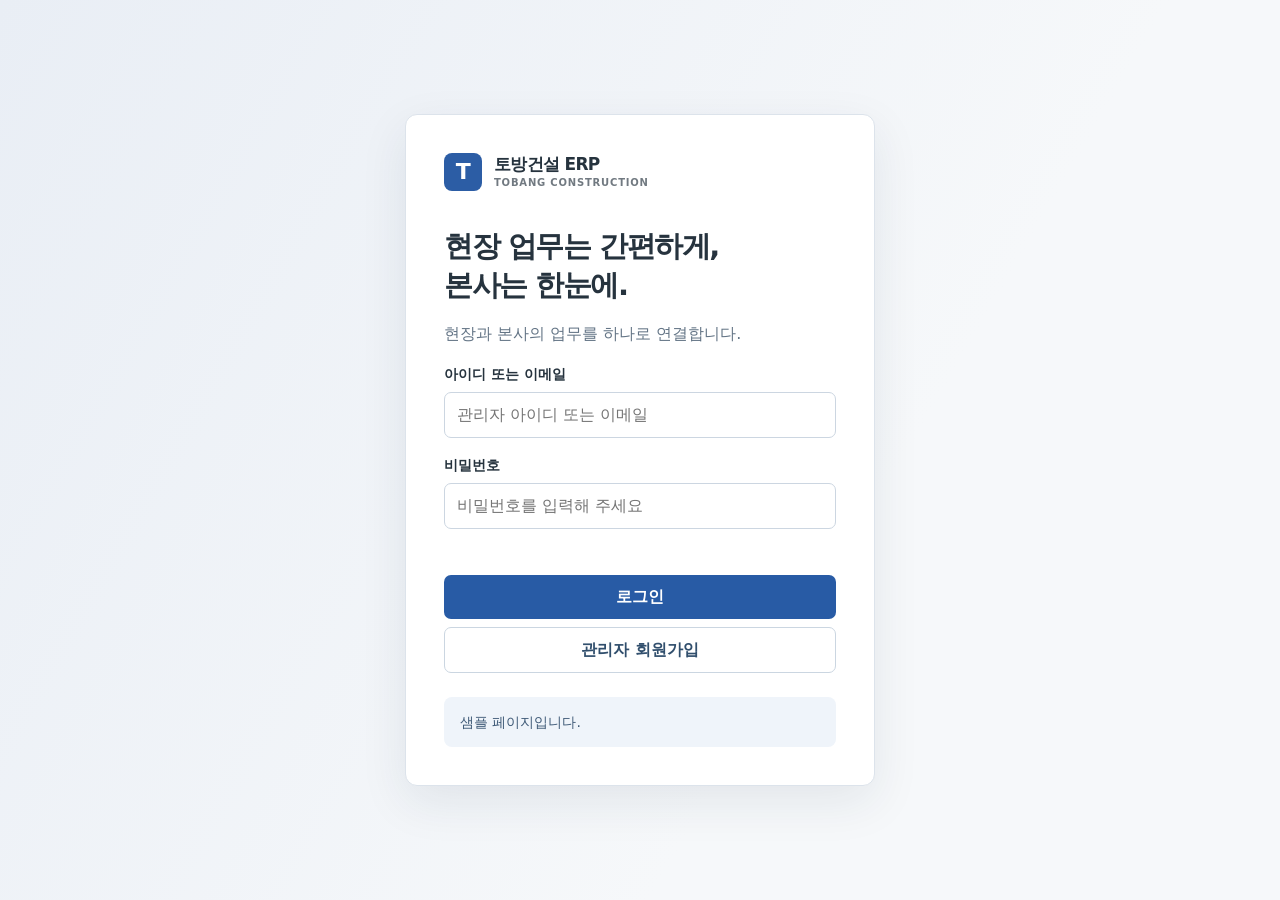
<file: index.html>
<!doctype html>
<html lang="ko"><head><meta charset="utf-8"><meta name="viewport" content="width=device-width,initial-scale=1"><meta name="color-scheme" content="light"><title>토방건설 ERP | 현장 운영관리</title><link rel="stylesheet" href="style.css"></head><body><main id="app"><div class="loading">화면을 불러오는 중입니다.</div></main><script src="config.js"></script><script src="app.js"></script></body></html>
</file>
<file: style.css>
:root{font-family:system-ui,-apple-system,'Malgun Gothic',sans-serif;color:#26333e;background:#f3f5f8;font-size:16px;line-height:1.5}*{box-sizing:border-box}body{margin:0}button,input,select,textarea{font:inherit}button{cursor:pointer}button:focus-visible,input:focus-visible,select:focus-visible,textarea:focus-visible{outline:3px solid #76a7ee;outline-offset:2px}.loading{padding:30px}.login-wrap{min-height:100vh;display:grid;place-items:center;padding:24px;background:linear-gradient(120deg,#e9eef5 0%,#f6f8fa 65%)}.login{width:min(470px,100%);background:#fff;border:1px solid #dce3eb;border-radius:12px;padding:38px;box-shadow:0 16px 48px #19304b16}.brand{display:flex;align-items:center;gap:12px;font-weight:800;font-size:17px;letter-spacing:-.04em;line-height:1.25}.brandmark{flex:0 0 38px;width:38px;height:38px;display:grid;place-items:center;border-radius:8px;background:#2c5da5;color:#fff;font-size:22px;font-weight:800}.brand-name small{display:block;letter-spacing:.08em;font-size:10px;opacity:.65;font-weight:650;margin-top:2px}.login h1{font-size:29px;margin:36px 0 12px;letter-spacing:-.05em;line-height:1.35}.muted{color:#647586}.login p{line-height:1.6}.label{display:block;font-size:14px;font-weight:700;margin:17px 0 7px}.field,select,textarea{width:100%;border:1px solid #ccd6e1;border-radius:7px;padding:10px 12px;background:#fff;color:#253443;min-height:44px}textarea{resize:vertical}.btn{border:0;border-radius:7px;background:#285ba5;color:#fff;font-weight:700;padding:10px 16px;min-height:44px}.btn:hover{background:#20497f}.btn.secondary{background:#fff;color:#314f6d;border:1px solid #cbd6e1}.btn.secondary:hover{background:#eff4f9}.btn.small{min-height:40px;padding:7px 13px;font-size:14px}.login .btn{width:100%;margin-top:18px}.login .switch{margin-top:8px}.hint{font-size:14px;line-height:1.6;background:#eff4fa;border-radius:8px;padding:14px 16px;margin-top:24px;color:#405b78}.error{color:#aa3932;font-size:14px;min-height:20px;margin-top:8px}.shell{min-height:100vh;display:flex}.sidebar{width:238px;background:#162d49;color:#fff;padding:26px 14px;position:fixed;inset:0 auto 0 0;display:flex;flex-direction:column;z-index:2;overflow:auto}.sidebar .brand{padding:0 9px 26px;border-bottom:1px solid #ffffff1f}.sidebar .brandmark{background:#fff;color:#244d80}.nav-label{font-size:11px;font-weight:800;color:#a7b9cc;padding:22px 12px 9px;letter-spacing:.1em}.nav-btn{display:flex;align-items:center;gap:12px;width:100%;border:0;background:transparent;text-align:left;color:#d8e3ee;border-radius:7px;padding:10px 12px;font-weight:650;min-height:44px;font-size:15px}.nav-btn.active{background:#315b8d;color:#fff}.nav-btn:hover{background:#ffffff18}.nav-icon{width:20px;text-align:center;font-size:16px;color:#b9cde1}.nav-children{margin:0 0 3px 17px;padding-left:14px;border-left:1px solid #ffffff30}.nav-children .nav-btn{font-size:14px;min-height:40px;padding:7px 11px;color:#d1deeb}.nav-children .nav-btn.active{color:white}.nav-arrow{margin-left:auto;font-size:12px}.side-footer{margin-top:auto;padding:22px 10px 0;color:#a9bacb;font-size:12px;line-height:1.6}.main{margin-left:238px;min-width:0;width:calc(100% - 238px)}.topbar{height:68px;background:white;border-bottom:1px solid #e3e8ee;display:flex;align-items:center;justify-content:space-between;padding:0 36px;gap:12px}.topbar-title{font-weight:650;color:#738293;font-size:14px}.top-actions{display:flex;align-items:center;gap:10px}.role{font-size:13px;color:#315d89;background:#eaf2fb;padding:7px 11px;border-radius:6px;font-weight:700}.link-btn{border:0;background:none;color:#51677e;padding:8px;min-height:40px}.content{max-width:1450px;padding:30px 36px 60px;margin:auto}.banner{color:#627487;font-size:13px;margin:0 0 18px}.page-header{display:flex;justify-content:space-between;align-items:flex-end;gap:16px;margin-bottom:22px}.eyebrow{font-size:11px;color:#3567a3;font-weight:800;letter-spacing:.13em;margin:0 0 8px}.page-header h1{font-size:27px;letter-spacing:-.045em;margin:0 0 5px;color:#1b2d41}.page-header p{color:#6e7e8c;margin:0;line-height:1.5;font-size:14px}.month-control{display:flex;align-items:center;gap:8px;white-space:nowrap;font-weight:700;font-size:14px;color:#53667a}.month-control input{width:auto;min-height:42px}.stats{display:grid;grid-template-columns:repeat(4,1fr);gap:14px;margin-bottom:18px}.stat,.card{background:#fff;border:1px solid #e1e7ee;border-radius:10px}.stat{padding:19px 21px;position:relative;min-width:0}.stat-label{color:#66798a;font-size:14px;font-weight:700}.stat-value{font-size:26px;font-weight:800;margin:11px 0 3px;letter-spacing:-.04em;color:#203750;overflow-wrap:anywhere}.stat-value small{font-size:14px}.stat-value.currency{font-size:20px}.stat-sub{font-size:13px;color:#6d8090}.stat-emphasis{border-top:3px solid #376bb2;padding-top:17px}.dashboard-grid{display:grid;grid-template-columns:1.5fr 1fr;gap:16px}.card{padding:21px;min-width:0}.card-head{display:flex;align-items:flex-start;justify-content:space-between;gap:12px;margin-bottom:17px}.card-head h2{margin:0;font-size:17px;letter-spacing:-.02em;color:#25384b}.card-head p{margin:5px 0 0;color:#738494;font-size:13px}.card-head .link-btn{color:#315f98;min-height:30px;font-size:13px}.notice-ribbon{display:flex;align-items:center;gap:20px;background:#fff;border:1px solid #e1e7ee;border-radius:9px;padding:15px 18px;margin-bottom:23px;min-height:67px}.notice-icon{flex:none;background:#eaf1fb;color:#2c5da5;font-size:13px;font-weight:800;border-radius:5px;padding:6px 9px}.notice-summary{flex:1;min-width:0}.notice-summary strong{display:block;font-size:15px;overflow-wrap:anywhere}.notice-summary span{font-size:13px;color:#778a9b}.notice-ribbon .link-btn{white-space:nowrap;color:#2c5da5;font-weight:700}.table-wrap{overflow-x:auto}table{border-collapse:collapse;width:100%;text-align:left;white-space:nowrap}th{font-size:13px;color:#617387;font-weight:700;background:#f4f7fa}td,th{padding:13px 12px;border-bottom:1px solid #edf1f5}td{font-size:14px;color:#35495b}td strong{color:#233b52}tr:last-child td{border-bottom:0}.badge{display:inline-block;padding:4px 8px;border-radius:5px;font-size:12px;font-weight:700;background:#e9f2ed;color:#286449}.badge.wait{background:#fff3df;color:#885712}.notice-list{list-style:none;padding:0;margin:0}.notice-list li{padding:14px 0;border-bottom:1px solid #edf1f5}.notice-list li:last-child{border:0}.notice-title{font-weight:700;font-size:15px;color:#263c52}.notice-meta{font-size:13px;color:#728496;margin-top:5px}.notice-body{font-size:14px;color:#546b7e;line-height:1.6;white-space:pre-wrap;margin-top:8px;overflow-wrap:anywhere}.empty{text-align:center;color:#6f8090;padding:28px 10px}.toolbar{display:flex;justify-content:space-between;gap:12px;align-items:center;margin-bottom:16px}.toolbar p{margin:0;color:#697d8e;font-size:14px}.form-grid{display:grid;grid-template-columns:1fr 1fr;gap:0 16px}.form-grid .full{grid-column:1/-1}.form-grid .label{margin-top:14px}.dialog{border:0;border-radius:12px;padding:0;width:min(560px,calc(100% - 32px));max-height:calc(100vh - 32px);box-shadow:0 20px 70px #14283c40}.dialog::backdrop{background:#0b1d30a8}.dialog-inner{padding:24px}.dialog h2{margin:0 0 6px;font-size:20px}.dialog-actions{display:flex;justify-content:flex-end;gap:8px;margin-top:24px}.mobile-menu{display:none}.footer-note{font-size:13px;color:#718294;margin-top:20px;line-height:1.55}.flash{position:fixed;bottom:24px;right:24px;padding:13px 18px;background:#203b5b;color:white;border-radius:8px;z-index:5;max-width:calc(100% - 48px)}.quick{display:flex;gap:8px;flex-wrap:wrap}.footlink{font-size:14px;line-height:1.55;color:#627588}.section-gap{margin-top:16px}.table-title{display:flex;align-items:center;gap:8px}.table-title:before{content:'';display:block;width:4px;height:18px;border-radius:4px;background:#e0a13b}.date-row{display:flex;align-items:center;gap:12px;flex-wrap:wrap}.details{font-size:13px;color:#74889c}.money{font-variant-numeric:tabular-nums}@media(max-width:950px){.stats{grid-template-columns:repeat(2,1fr)}.dashboard-grid{grid-template-columns:1fr}.sidebar{width:205px}.main{margin-left:205px;width:calc(100% - 205px)}}@media(max-width:650px){.sidebar{display:none;position:fixed;width:245px;box-shadow:4px 0 30px #0003}.sidebar.open{display:flex}.main{width:100%;margin:0}.topbar{padding:0 16px;height:60px}.mobile-menu{display:inline-block;border:0;background:none;font-size:14px;font-weight:700;color:#314f6d;padding:8px;min-height:44px}.topbar-title{display:none}.top-actions{gap:2px}.topbar .link-btn{font-size:13px;padding:5px}.content{padding:22px 16px 48px}.page-header{align-items:flex-start;flex-direction:column}.stats{gap:10px}.stat{padding:15px}.stat-emphasis{padding-top:13px}.stat-value{font-size:23px}.stat-value.currency{font-size:18px}.card{padding:16px}.login{padding:26px}.form-grid{grid-template-columns:1fr}.form-grid .full{grid-column:auto}.role{font-size:11px;padding:6px}.toolbar{align-items:flex-start;flex-wrap:wrap}.notice-ribbon{gap:10px}.notice-ribbon .link-btn{font-size:13px}}

@media(max-width:650px){.card-head:has(#day){flex-direction:column}.card-head:has(#day) .month-control{align-self:flex-start}.notice-ribbon{align-items:flex-start}.notice-ribbon .link-btn{white-space:normal;text-align:right}}
/* v4: 상단 탐색과 현황 화면 */
.shell{display:block}.main{margin:0;width:100%}.masthead{background:#142c47;color:#fff;position:relative;z-index:3;box-shadow:0 2px 12px #162d4918}.mast-inner{max-width:1440px;margin:auto;padding:14px 32px;display:flex;justify-content:space-between;align-items:center;gap:18px}.masthead .brandmark{background:#fff;color:#244d80}.masthead .brand{font-size:19px;white-space:nowrap}.masthead .link-btn{color:#dde8f1}.masthead .role{background:#ffffff20;color:#fff}.main-nav{border-top:1px solid #ffffff20}.nav-inner{max-width:1440px;margin:auto;padding:0 24px;display:flex;align-items:stretch;gap:4px}.top-nav-item,.nav-dropdown summary{font-size:15px;display:flex;align-items:center;justify-content:center;gap:10px;border:0;background:transparent;color:#dbe6f0;padding:0 17px;min-height:54px;white-space:nowrap;font-weight:700;text-decoration:none}.top-nav-item:hover,.top-nav-item.active,.nav-dropdown[open] summary,.nav-dropdown[data-current] summary{background:#ffffff16;color:#fff}.nav-dropdown{position:relative}.nav-dropdown summary{cursor:pointer;list-style:none}.nav-dropdown summary::-webkit-details-marker{display:none}.nav-flyout{position:absolute;top:100%;left:0;background:#fff;min-width:205px;padding:8px;border:1px solid #dfe6ee;box-shadow:0 10px 20px #142c4720;border-radius:0 0 9px 9px}.nav-flyout .top-nav-item{width:100%;justify-content:flex-start;color:#2e4255;min-height:44px;border-radius:5px}.nav-flyout .top-nav-item:hover,.nav-flyout .top-nav-item.active{background:#e9f1fa;color:#174b89}.content{max-width:1420px;padding:28px 32px 60px}.notice-board{margin-bottom:18px}.notice-board .card-head{margin-bottom:5px}.notice-board .table-wrap td{padding:10px 12px}.notice-link,.text-link{font-weight:700;border:0;background:none;text-align:left;color:#285ba5;padding:4px 0;cursor:pointer}.notice-link:hover,.text-link:hover{text-decoration:underline}.notice-detail h2{font-size:20px;margin:0 0 8px}.notice-detail{border-top:1px solid #e1e7ee;padding-top:22px}.notice-detail .notice-body{font-size:16px;color:#263b50;border-top:1px solid #edf1f5;padding:24px 0;min-height:130px}.filter-bar{background:#fff;border:1px solid #e1e7ee;padding:14px 18px;border-radius:9px;display:flex;align-items:end;gap:16px;margin-bottom:16px;flex-wrap:wrap}.filter-label{display:flex;align-items:center;gap:8px;color:#53667a;font-size:14px;font-weight:700}.filter-label select{width:auto;min-width:180px}.filter-bar>span{font-size:13px;color:#65798d;margin-left:auto;padding-bottom:10px}.missing{font-size:12px;color:#a2511d}.stat-sub{min-height:20px}
@media(max-width:1000px){.nav-inner{overflow:visible;padding:0 14px;gap:0}.top-nav-item,.nav-dropdown summary{padding:0 10px;font-size:14px}}
@media(max-width:760px){.mast-inner{padding:12px 16px}.masthead .brand{font-size:15px}.masthead .brandmark{width:34px;height:34px;flex-basis:34px}.masthead .brand-name small{font-size:9px}.masthead .top-actions{gap:3px}.masthead .link-btn{font-size:12px;padding:5px}.masthead .role{font-size:11px;padding:5px}.mobile-menu{display:inline-flex;color:#fff;border:1px solid #ffffff50;border-radius:5px;align-items:center;padding:5px 8px}.main-nav{display:none}.main-nav.open{display:block}.nav-inner{display:block;padding:8px 12px}.top-nav-item,.nav-dropdown summary{justify-content:flex-start;width:100%;min-height:44px;padding:8px 12px}.nav-flyout{position:static;box-shadow:none;border:0;background:#213d5b}.nav-flyout .top-nav-item{color:#e2ecf5}.nav-flyout .top-nav-item.active{color:#163d68}.content{padding:22px 16px 48px}.filter-bar{align-items:stretch}.filter-label{width:100%;justify-content:space-between}.filter-label select{flex:1;max-width:75%}.filter-bar>span{margin-left:0;padding:0}.notice-board .card-head{align-items:flex-start}.notice-board .card-head .link-btn{white-space:nowrap}.notice-board td:first-child{white-space:normal;min-width:180px}.notice-board td:last-child{white-space:nowrap}}
@media(max-width:390px){.masthead .brand-name small{display:none}.masthead .link-btn{font-size:11px}.masthead .role{font-size:10px}.masthead .brand{font-size:14px;gap:6px}}
@media(max-width:760px){.mast-inner{position:relative;display:block;padding:12px 16px 8px}.masthead .top-actions{display:flex;margin-top:8px;padding-right:0;justify-content:flex-start;gap:8px}.masthead .role{white-space:nowrap;font-size:12px}.masthead .link-btn{white-space:nowrap;font-size:13px;min-height:36px}.masthead .mobile-menu{position:absolute;right:16px;top:10px;min-height:42px}.masthead .brand-name small{display:block}}
</file>
